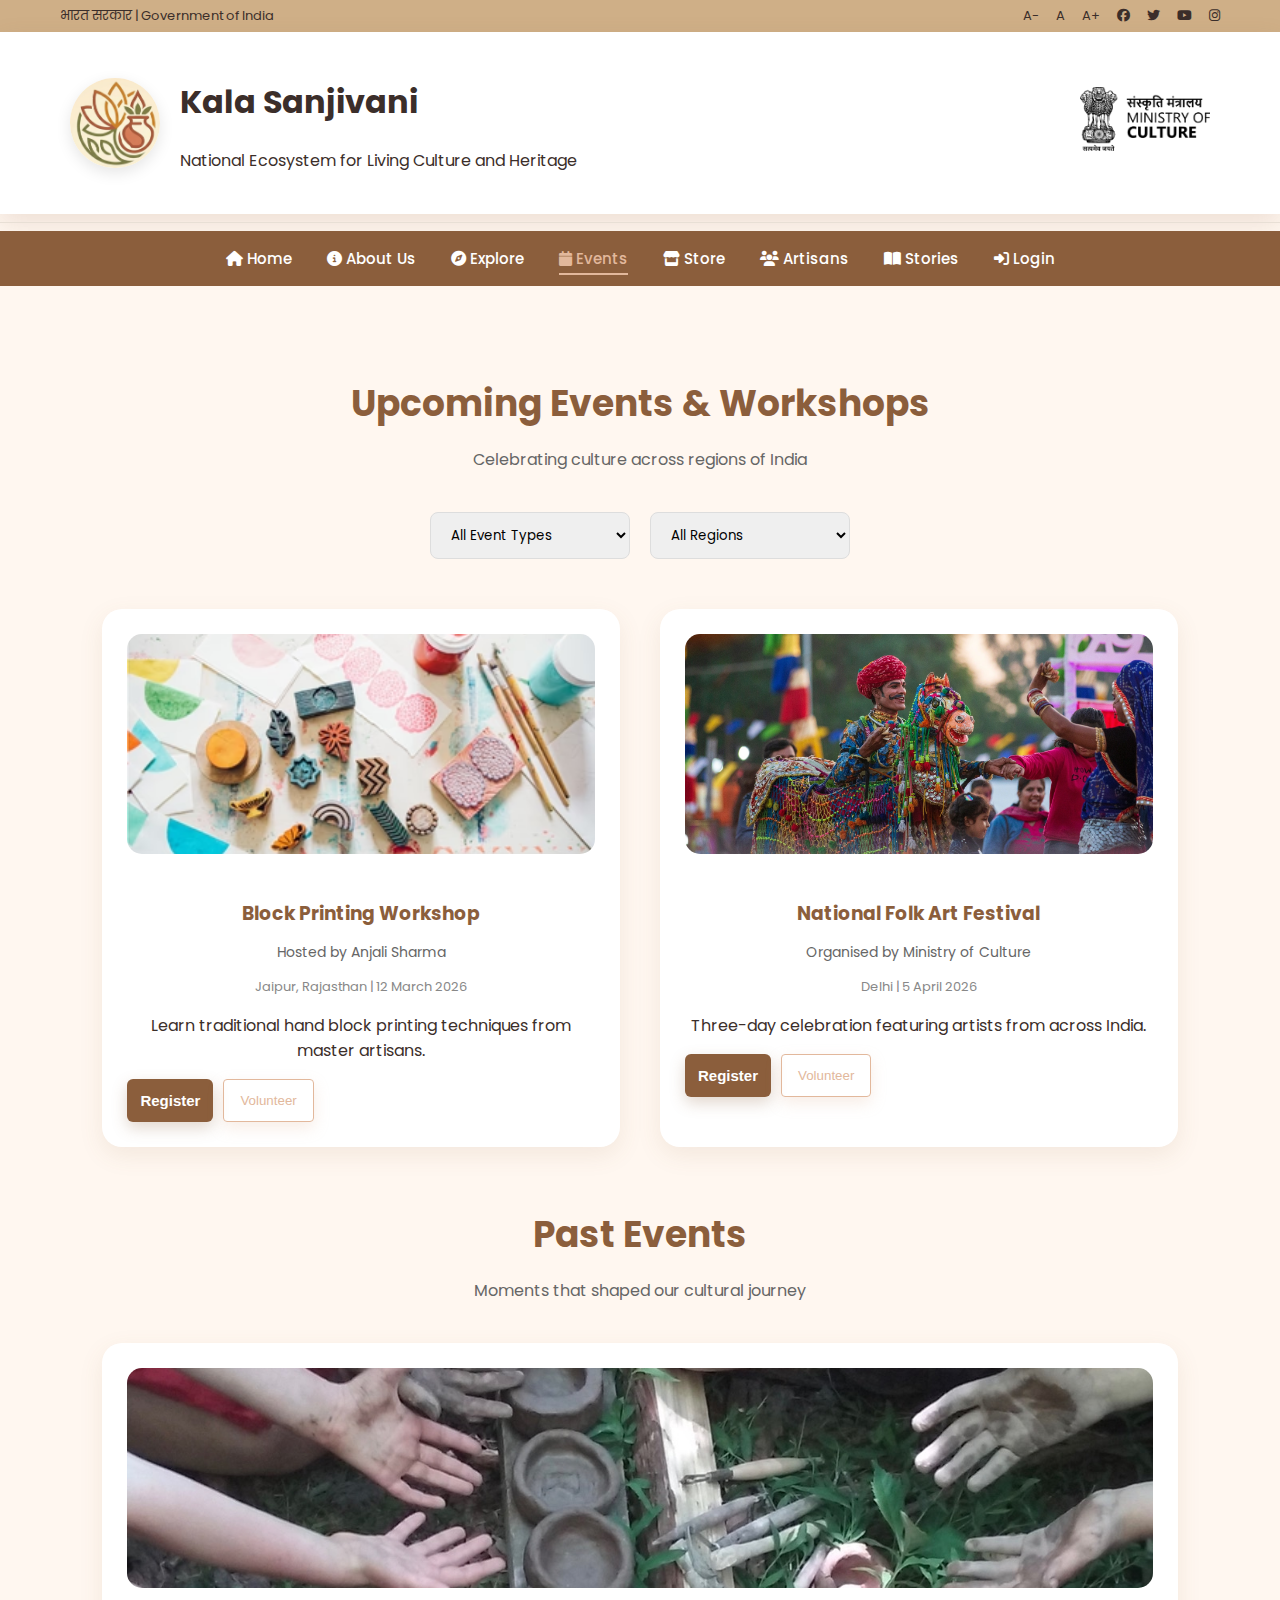
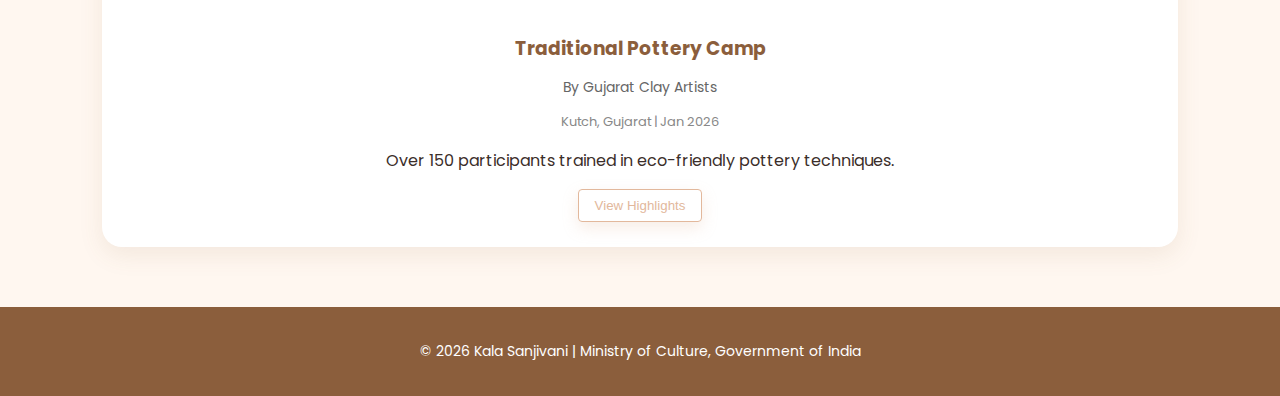
<file: events.html>
<!DOCTYPE html>
<html lang="en">
<head>
    <meta charset="UTF-8">
    <title>Events | Kala Sanjivani</title>

    <link rel="stylesheet" href="css/style.css">

    <link href="https://fonts.googleapis.com/css2?family=Poppins:wght@300;400;500;600&display=swap" rel="stylesheet">

    <link rel="stylesheet" href="https://cdnjs.cloudflare.com/ajax/libs/font-awesome/6.5.0/css/all.min.css">
</head>

<body>

<!-- ============================= -->
<!-- TOP BAR -->
<!-- ============================= -->
<div class="top-bar">
    <div class="top-left">
        भारत सरकार | Government of India
    </div>

    <div class="top-right">
        <span class="font-btn">A-</span>
        <span class="font-btn">A</span>
        <span class="font-btn">A+</span>

        <i class="fab fa-facebook"></i>
        <i class="fab fa-twitter"></i>
        <i class="fab fa-youtube"></i>
        <i class="fab fa-instagram"></i>
    </div>
</div>

<!-- LOGO BAR -->
<div class="logo-bar">
    <div class="logo-left">
        <img src="images/KSlogo.png" alt="Kala Sanjivani Logo" class="main-logo">

        <div class="title-section">
            <h1>Kala Sanjivani</h1>
            <p>National Ecosystem for Living Culture and Heritage</p>
        </div>
    </div>

    <div class="logo-right">
        <img src="images/Ministry_of_Culture_India.svg.png"
             alt="Ministry Logo"
             class="ministry-logo">
    </div>
</div>

<hr class="divider">

<!-- NAV BAR -->

<div class="nav-bar">
    <a href="index.html" class="active"><i class="fa fa-home"></i> Home</a>
    <a href="about.html"><i class="fa fa-info-circle"></i> About Us</a>
    <a href="explore.html"><i class="fa fa-compass"></i> Explore</a>
    <a href="events.html" class="active-link"><i class="fa fa-calendar"></i> Events</a>
    <a href="store.html"><i class="fa fa-store"></i> Store</a>
    <a href="dashboard-artisan.html"><i class="fa fa-users"></i> Artisans</a>
    <a href="#"><i class="fa fa-book-open"></i> Stories</a>
    <a href="login.html"><i class="fa fa-sign-in-alt"></i> Login</a>
</div>

<!-- ================= EVENTS SECTION ================= -->

<section class="events-section">

    <div class="store-header">
        <h2>Upcoming Events & Workshops</h2>
        <p>Celebrating culture across regions of India</p>
    </div>

    <!-- FILTERS -->
    <div class="store-filters">
        <select>
            <option>All Event Types</option>
            <option>Workshop</option>
            <option>Exhibition</option>
            <option>Festival</option>
        </select>

        <select>
            <option>All Regions</option>
            <option>North India</option>
            <option>West India</option>
            <option>South India</option>
        </select>
    </div>

    <!-- UPCOMING EVENTS -->
    <div class="store-grid">

        <!-- Event 1 -->
        <div class="product-card">
            <img src="images/Workshop.jpg" alt="Block Printing Workshop">
            <h3>Block Printing Workshop</h3>
            <p class="artisan">Hosted by Anjali Sharma</p>
            <p class="location">Jaipur, Rajasthan | 12 March 2026</p>
            <p>Learn traditional hand block printing techniques from master artisans.</p>

            <div class="event-buttons">
                <button class="btn-primary">Register</button>
                <button class="btn-secondary">Volunteer</button>
            </div>
        </div>

        <!-- Event 2 -->
        <div class="product-card">
            <img src="images/ArtFestival.png" alt="Folk Art Festival">
            <h3>National Folk Art Festival</h3>
            <p class="artisan">Organised by Ministry of Culture</p>
            <p class="location">Delhi | 5 April 2026</p>
            <p>Three-day celebration featuring artists from across India.</p>

            <div class="event-buttons">
                <button class="btn-primary">Register</button>
                <button class="btn-secondary">Volunteer</button>
            </div>
        </div>

    </div>

    <!-- PAST EVENTS -->
    <div class="store-header" style="margin-top:60px;">
        <h2>Past Events</h2>
        <p>Moments that shaped our cultural journey</p>
    </div>

    <div class="store-grid">

        <!-- Past Event -->
        <div class="product-card">
            <img src="images/Pottery.jpg" alt="Pottery Camp">
            <h3>Traditional Pottery Camp</h3>
            <p class="artisan">By Gujarat Clay Artists</p>
            <p class="location">Kutch, Gujarat | Jan 2026</p>
            <p>Over 150 participants trained in eco-friendly pottery techniques.</p>

            <button class="btn-secondary">View Highlights</button>
        </div>

    </div>

</section>

<!-- FOOTER -->
<footer class="footer-section">
    <p>&copy; 2026 Kala Sanjivani | Ministry of Culture, Government of India</p>
</footer>

</body>
</html>
</file>
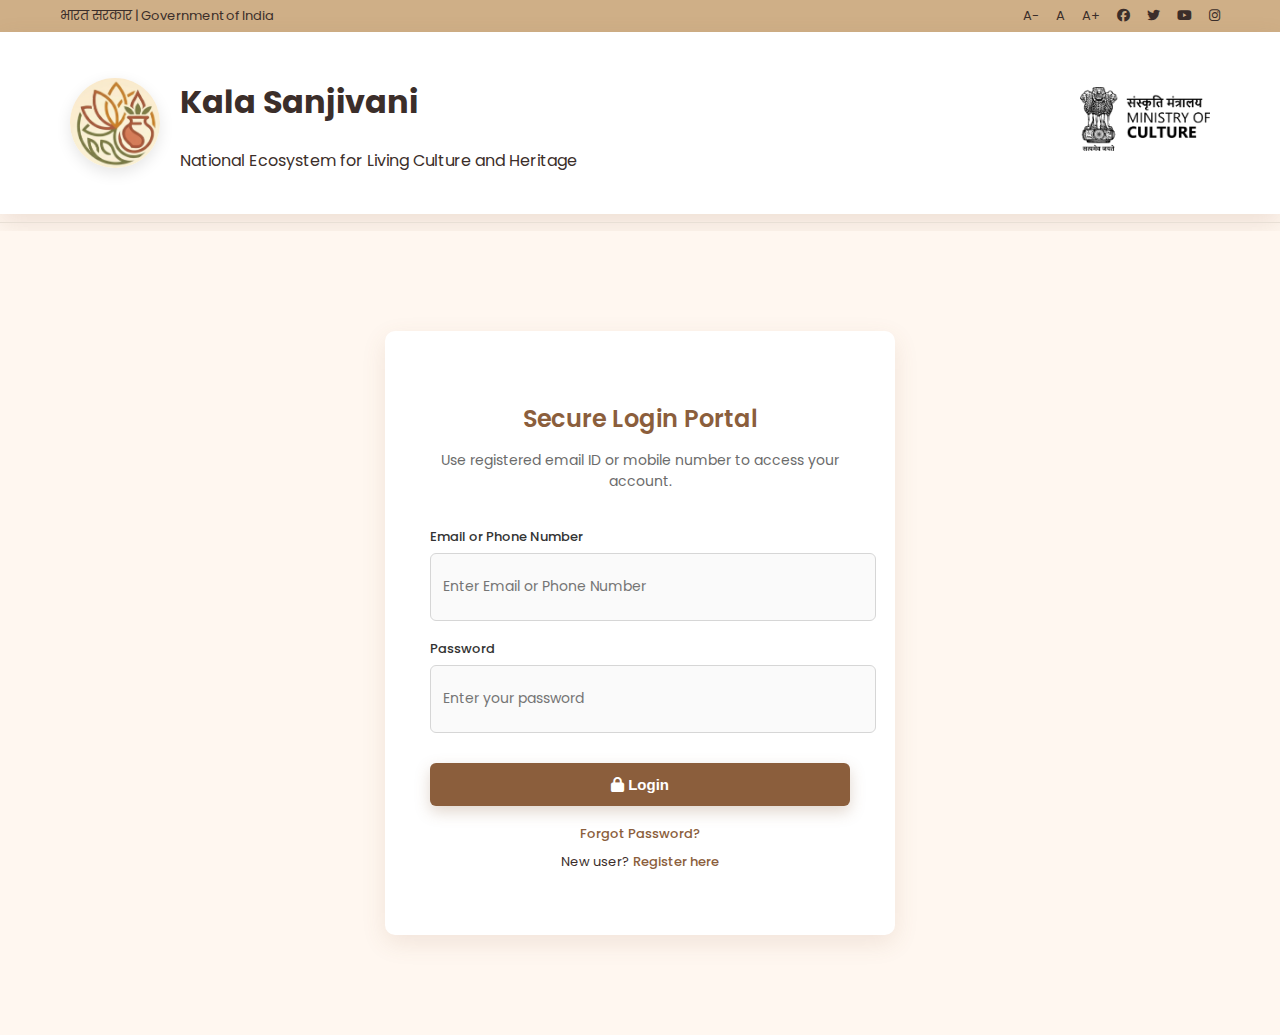
<file: login.html>
<!DOCTYPE html>
<html lang="en">
<head>
    <meta charset="UTF-8">
    <title>Secure Login | Kala Sanjivani</title>

    <link rel="stylesheet" href="css/style.css">

    <link href="https://fonts.googleapis.com/css2?family=Poppins:wght@300;400;500;600&display=swap" rel="stylesheet">

    <link rel="stylesheet" href="https://cdnjs.cloudflare.com/ajax/libs/font-awesome/6.5.0/css/all.min.css">
</head>

<body>

<!-- ============================= -->
<!-- TOP BAR -->
<!-- ============================= -->
<div class="top-bar">
    <div class="top-left">
        भारत सरकार | Government of India
    </div>

    <div class="top-right">
        <span class="font-btn">A-</span>
        <span class="font-btn">A</span>
        <span class="font-btn">A+</span>

        <i class="fab fa-facebook"></i>
        <i class="fab fa-twitter"></i>
        <i class="fab fa-youtube"></i>
        <i class="fab fa-instagram"></i>
    </div>
</div>

<!-- ============================= -->
<!-- LOGO BAR -->
<!-- ============================= -->
<div class="logo-bar">
    <div class="logo-left">
        <img src="images/KSlogo.png" 
             alt="Kala Sanjivani Logo" 
             class="main-logo">

        <div class="title-section">
            <h1>Kala Sanjivani</h1>
            <p>National Ecosystem for Living Culture and Heritage</p>
        </div>
    </div>

    <div class="logo-right">
        <img src="images/Ministry_of_Culture_India.svg.png" 
             alt="Ministry of Culture Logo" 
             class="ministry-logo">
    </div>
</div>

<hr class="divider">

<!-- ============================= -->
<!-- LOGIN SECTION -->
<!-- ============================= -->
<div class="login-section">

    <div class="login-card">

        <h2>Secure Login Portal</h2>
        <p class="login-subtext">
            Use registered email ID or mobile number to access your account.
        </p>


        <!-- Email -->
        <div class="form-group">
            <label for="identifier">Email or Phone Number</label>
            <input type="text" id="identifier" name="identifier" placeholder="Enter Email or Phone Number" required>
        </div>

        <!-- Password -->
        <div class="form-group">
            <label for="password">Password</label>
            <input type="password" id="password" placeholder="Enter your password" required>
        </div>

        <!-- Login Button -->
        <button class="btn-primary full-width">
            <i class="fa fa-lock"></i> Login
        </button>

        <div class="login-links">
            <a href="#">Forgot Password?</a>
        <p>
            New user? <a href="signup.html">Register here</a>
        </p>
        

    </div>

</div>

</body>
</html>
</file>
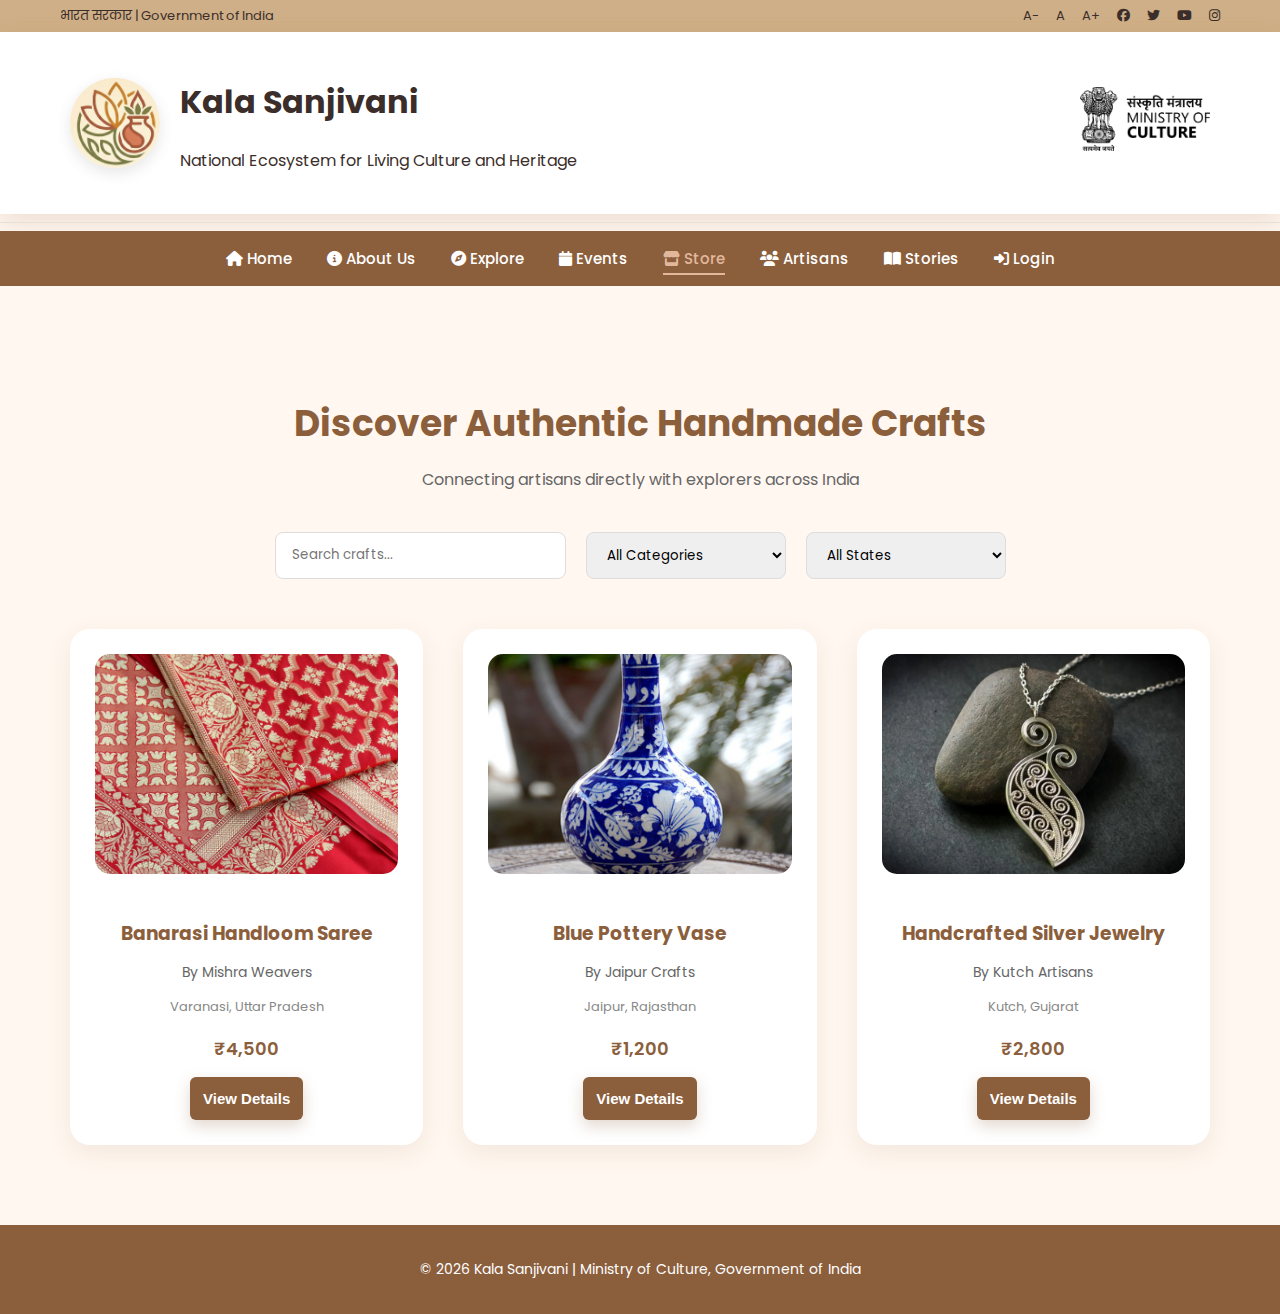
<file: store.html>
<!DOCTYPE html>
<html lang="en">
<head>
    <meta charset="UTF-8">
    <title>Store | Kala Sanjivani</title>

    <link rel="stylesheet" href="css/style.css">

    <link href="https://fonts.googleapis.com/css2?family=Poppins:wght@300;400;500;600&display=swap" rel="stylesheet">

    <link rel="stylesheet" href="https://cdnjs.cloudflare.com/ajax/libs/font-awesome/6.5.0/css/all.min.css">
</head>

<body>

<!-- ============================= -->
<!-- TOP BAR -->
<!-- ============================= -->
<div class="top-bar">
    <div class="top-left">
        भारत सरकार | Government of India
    </div>

    <div class="top-right">
        <span class="font-btn">A-</span>
        <span class="font-btn">A</span>
        <span class="font-btn">A+</span>

        <i class="fab fa-facebook"></i>
        <i class="fab fa-twitter"></i>
        <i class="fab fa-youtube"></i>
        <i class="fab fa-instagram"></i>
    </div>
</div>

<!-- ============================= -->
<!-- LOGO BAR -->
<!-- ============================= -->
<div class="logo-bar">
    <div class="logo-left">
        <img src="images/KSlogo.png" 
             alt="Kala Sanjivani Logo" 
             class="main-logo">

        <div class="title-section">
            <h1>Kala Sanjivani</h1>
            <p>National Ecosystem for Living Culture and Heritage</p>
        </div>
    </div>

    <div class="logo-right">
        <img src="images/Ministry_of_Culture_India.svg.png" 
             alt="Ministry of Culture Logo" 
             class="ministry-logo">
    </div>
</div>

<hr class="divider">

<!-- ============================= -->
<!-- NAV BAR -->
<!-- ============================= -->

<div class="nav-bar">
    <a href="index.html" class="active"><i class="fa fa-home"></i> Home</a>
    <a href="about.html"><i class="fa fa-info-circle"></i> About Us</a>
    <a href="explore.html"><i class="fa fa-compass"></i> Explore</a>
    <a href="events.html"><i class="fa fa-calendar"></i> Events</a>
    <a href="store.html" class="active-link"><i class="fa fa-store"></i> Store</a>
    <a href="dashboard-artisan.html"><i class="fa fa-users"></i> Artisans</a>
    <a href="#"><i class="fa fa-book-open"></i> Stories</a>
    <a href="login.html"><i class="fa fa-sign-in-alt"></i> Login</a>
</div>

<!-- ================= STORE SECTION ================= -->

<section class="store-section">

    <div class="store-header">
        <h2>Discover Authentic Handmade Crafts</h2>
        <p>Connecting artisans directly with explorers across India</p>
    </div>

    <div class="store-filters">
        <input type="text" placeholder="Search crafts...">
        
        <select>
            <option>All Categories</option>
            <option>Textiles</option>
            <option>Pottery</option>
            <option>Jewelry</option>
        </select>

        <select>
            <option>All States</option>
            <option>Uttar Pradesh</option>
            <option>Rajasthan</option>
            <option>Gujarat</option>
        </select>
    </div>

    <div class="store-grid">

        <!-- Product 1 -->
        <div class="product-card">
            <img src="images/Saree.jpg" alt="Banarasi Saree">
            <h3>Banarasi Handloom Saree</h3>
            <p class="artisan">By Mishra Weavers</p>
            <p class="location">Varanasi, Uttar Pradesh</p>
            <p class="price">₹4,500</p>
            <button class="btn-primary">View Details</button>
        </div>

        <!-- Product 2 -->
        <div class="product-card">
            <img src="images/Vase.jpg" alt="Blue Pottery">
            <h3>Blue Pottery Vase</h3>
            <p class="artisan">By Jaipur Crafts</p>
            <p class="location">Jaipur, Rajasthan</p>
            <p class="price">₹1,200</p>
            <button class="btn-primary">View Details</button>
        </div>

        <!-- Product 3 -->
        <div class="product-card">
            <img src="images/Jewelry.png" alt="Silver Jewelry">
            <h3>Handcrafted Silver Jewelry</h3>
            <p class="artisan">By Kutch Artisans</p>
            <p class="location">Kutch, Gujarat</p>
            <p class="price">₹2,800</p>
            <button class="btn-primary">View Details</button>
        </div>

    </div>
</section>

<!-- ================= FOOTER ================= -->

<footer class="footer-section">
    <p>&copy; 2026 Kala Sanjivani | Ministry of Culture, Government of India</p>
</footer>

</body>
</html>
</file>
<file: css/style.css>
:root {
    --primary: #8B5E3C;
    --secondary: #CFAF87;
    --background: #FFF7F0;
    --accent: #E2B89C;
    --text-dark: #3B2E2A;
}

body {
    margin: 0;
    font-family: 'Poppins', sans-serif;
    background: var(--background);
    color: var(--text-dark);
    font-size: 16px;
}

.top-bar {
    background: var(--secondary);
    padding: 6px 60px;
    display: flex;
    justify-content: space-between;
    align-items: center;
    font-size: 13px;
}

.top-right i,
.font-btn {
    margin-left: 14px;
    cursor: pointer;
    transition: all 0.3s ease;
}

.top-right i:hover,
.font-btn:hover {
    color: var(--primary);
    transform: scale(1.3) rotate(5deg);
}

.logo-bar {
    background: white;
    padding: 25px 70px;
    display: flex;
    justify-content: space-between;
    align-items: center;
    box-shadow: 0 10px 25px rgba(139,94,60,0.15);
}

.logo-left {
    display: flex;
    align-items: center;
}

.main-logo {
    width: 90px;
    height: auto;
    margin-right: 20px;
    border-radius: 50%;
    transition: all 0.4s ease;
    box-shadow: 0 5px 15px rgba(0,0,0,0.1);
}

.main-logo:hover {
    transform: scale(1.1) rotate(5deg);
    box-shadow: 0 10px 25px rgba(139,94,60,0.3);
}

.ministry-logo {
    width: 130px;
    height: auto;
    transition: all 0.4s ease;
}

.ministry-logo:hover {
    transform: scale(1.08);
}

.nav-bar {
    background: var(--primary);
    padding: 16px 0;
    display: flex;
    justify-content: center;
    align-items: center;
    gap: 35px;
    flex-wrap: wrap;
}

.nav-bar a {
    color: white;
    text-decoration: none;
    font-size: 15px;
    font-weight: 500;
    position: relative;
    transition: all 0.3s ease;
}

.nav-bar a:hover {
    color: var(--accent);
    transform: scale(1.1);
}

.nav-bar a::after {
    content: "";
    position: absolute;
    width: 0%;
    height: 2px;
    bottom: -5px;
    left: 0;
    background: var(--accent);
    transition: width 0.3s ease;
}

.nav-bar a:hover::after {
    width: 100%;
}

.search-section {
    padding: 35px;
    display: flex;
    justify-content: center;
}

.search-box {
    width: 60%;
    display: flex;
    border-radius: 40px;
    overflow: hidden;
    background: linear-gradient(145deg, var(--secondary), var(--accent));
    box-shadow: 0 10px 30px rgba(139,94,60,0.15);
    transition: all 0.4s ease;
}

.search-box:hover {
    transform: scale(1.02);
}

.search-box input {
    flex: 1;
    padding: 14px 20px;
    border: none;
    outline: none;
    font-size: 14px;
    background: white;
    border-radius: 40px 0 0 40px;
}

.search-box button {
    background: var(--accent);
    border: none;
    padding: 0 25px;
    cursor: pointer;
    transition: all 0.3s ease;
    border-radius: 0 40px 40px 0;
}

.search-box button:hover {
    background: var(--primary);
    color: white;
    transform: scale(1.05);
}

.carousel {
    position: relative;
    width: 100%;
    height: 500px;
    overflow: hidden;
}

.fade-slide {
    position: absolute;
    width: 100%;
    height: 100%;
    opacity: 0;
    transition: opacity 1.5s ease-in-out;
    display: flex;
    justify-content: center;
    align-items: flex-end; 
}

.fade-slide.active {
    opacity: 1;
}

.fade-slide img {
    width: 100%;
    height: 100%;
    object-fit: cover;
}

.carousel-quote {
    position: absolute;
    bottom: 20px;          
    left: 50%;
    transform: translateX(-50%);
    color: #fff;
    font-style: italic;
    font-size: 1.2rem;
    text-align: center;
    background: rgba(0, 0, 0, 0.4); 
    padding: 5px 15px;
    border-radius: 5px;
    max-width: 80%;
}


.initiative-section {
    text-align: center;
    padding: 100px 20px;
    background: white;
}

.initiative-tag {
    background: var(--secondary);
    color: var(--text-dark);
    font-weight: 600;
    margin-bottom: 10px;
    padding: 8px 15px;
    border-radius: 25px;
    display: inline-block;
    transition: all 0.3s ease;
}

.initiative-tag:hover {
    background: var(--accent);
    transform: scale(1.05);
}

.initiative-section h2 {
    font-size: 38px;
    margin-bottom: 10px;
    color: var(--primary);
    transition: all 0.3s ease;
}

.initiative-section h2:hover {
    color: var(--accent);
    transform: scale(1.02);
}

.initiative-section h3 {
    font-weight: 400;
    margin-bottom: 20px;
    transition: all 0.3s ease;
}

.initiative-section h3:hover {
    color: var(--accent);
    transform: scale(1.01);
}

.description {
    max-width: 750px;
    margin: 20px auto;
    color: #555;
    line-height: 1.7;
}

.buttons {
    margin-top: 30px;
}

.buttons button {
    margin: 10px;
    padding: 14px 28px;
    border-radius: 35px;
    border: none;
    cursor: pointer;
    font-weight: 500;
    transition: all 0.4s ease;
}

.btn-primary {
    background: var(--primary);
    color: white;
    box-shadow: 0 6px 15px rgba(139,94,60,0.25);
}

.btn-primary:hover {
    background: var(--accent);
    transform: translateY(-4px) scale(1.05);
}

.btn-secondary {
    background: var(--accent);
    color: #3B2E2A;
    box-shadow: 0 6px 15px rgba(226,184,156,0.25);
}

.btn-secondary:hover {
    background: var(--primary);
    color: white;
    transform: translateY(-4px) scale(1.05);
}

/* ========================= DIVIDER ========================= */
.divider {
    border: none;
    height: 1px;
    background-color: #e8dfd5;
}

/* ========================= LOGIN SECTION ========================= */
.login-section {
    display: flex;
    justify-content: center;
    align-items: center;
    padding: 100px 20px;
    background: var(--background); /* Same as homepage */
}

.login-card {
    background: #ffffff;
    position: relative;
    padding: 50px 45px;
    width: 420px;
    border-radius: 10px;
    border-top: 5px solid var (--primary);
    box-shadow: 0 8px 24px rgba(139,94,60,0.12);
    text-align: center;
    transition: all 0.25s ease;
}

.login-card:hover {
    transform: translateY(-3px);
}

.login-card h2 {
    margin-bottom: 8px;
    color: var(--primary);
    font-weight: 600;
}

.login-subtext {
    font-size: 14px;
    color: #6b6b6b;
    margin-bottom: 35px;
}

.close-btn {
    position: absolute;
    top: 15px;
    right: 18px;
    font-size: 20px;
    color: #555;
    text-decoration: none;
    transition: 0.3s ease;
}

.close-btn:hover {
    color: #c0392b;
    transform: scale(1.1);
}

/* ========================= FORM GROUP ========================= */
.form-group {
    text-align: left;
    margin-bottom: 18px;
}

.form-group label {
    font-size: 13px;
    display: block;
    margin-bottom: 6px;
    font-weight: 500;
    color: #333;
}

.form-group select,
.form-group input {
    width: 100%;
    height: 44px;
    padding: 11px 12px;
    border-radius: 6px;
    border: 1px solid #d6d6d6;
    font-family: 'Poppins', sans-serif;
    font-size: 14px;
    transition: all 0.25s ease;
    background-color: #fafafa;
}

.form-group select:focus,
.form-group input:focus {
    border-color: var(--primary);
    background-color: #ffffff;
    outline: none;
    box-shadow: 0 0 0 2px rgba(139,94,60,0.15);
}

/* ========================= BUTTON ========================= */
.btn-primary {
    background-color: var(--primary);
    color: #ffffff;
    border: none;
    padding: 13px;
    font-size: 15px;
    font-weight: 600;
    border-radius: 6px;
    cursor: pointer;
    transition: background-color 0.25s ease, transform 0.1s ease;
}

.btn-primary:hover {
    background-color: #744b2b; 
}

.btn-primary:active {
    transform: scale(0.98);
}

.full-width {
    width: 100%;
    margin-top: 12px;
}

.login-links {
    margin-top: 18px;
    font-size: 13px;
}

.login-links a {
    color: var(--primary);
    text-decoration: none;
    font-weight: 500;
}

.login-links a:hover {
    text-decoration: underline;
}

.login-links p {
    margin-top: 8px;
}
.footer-section {
    text-align: center;
    background: var(--primary);
    color: white;
    padding: 20px;
    font-size: 14px;
}

/* RESPONSIVE */
@media (max-width: 768px) {
    .logo-bar, .top-bar {
        flex-direction: column;
        text-align: center;
        padding: 15px;
    }
    .nav-bar {
        flex-direction: column;
        gap: 15px;
    }
    .search-box {
        width: 90%;
    }
    .carousel {
        height: 300px;
    }
}
/* ================= NEW IMPACT SECTION ================= */

.impact-section-new {
    display: flex;
    justify-content: space-between;
    align-items: center;
    padding: 100px 70px;
    background: #f7f3ef; /* soft neutral */
    gap: 60px;
}

.impact-left-new {
    flex: 1;
}

.impact-left-new h2 {
    font-size: 36px;
    color: var(--primary);
    margin-bottom: 20px;
}

.impact-intro {
    color: #555;
    margin-bottom: 40px;
    max-width: 600px;
    line-height: 1.7;
}

.impact-objectives {
    display: flex;
    flex-direction: column;
    gap: 25px;
}

.objective-item {
    display: flex;
    align-items: flex-start;
    gap: 20px;
}

.objective-item i {
    font-size: 22px;
    color: var(--primary);
    margin-top: 5px;
}

.objective-item h4 {
    margin-bottom: 5px;
    color: var(--text-dark);
}

.objective-item p {
    font-size: 14px;
    color: #666;
}


/* RIGHT STAT CARD */

.impact-right-new {
    flex: 1;
    background: #e9dfd5; 
    padding: 50px;
    border-radius: 20px;
}

.impact-right-new h3 {
    color: var(--primary);
    margin-bottom: 30px;
}

.stats-grid-new {
    display: grid;
    grid-template-columns: repeat(2, 1fr);
    gap: 30px;
}

.stat-box h2 {
    color: var(--primary);
    font-size: 32px;
    margin-bottom: 5px;
}

.stat-box p {
    color: #5a4a42;
}


/* Responsive */

@media (max-width: 1024px) {
    .impact-section-new {
        flex-direction: column;
        padding: 70px 20px;
    }

    .impact-right-new {
        width: 100%;
    }
}
/* ================= STAKEHOLDERS SECTION ================= */

.stakeholders-section {
    padding: 100px 70px;
    background: white;
    text-align: center;
}

.stakeholders-title {
    font-size: 38px;
    color: var(--primary);
    margin-bottom: 10px;
}

.stakeholders-subtitle {
    max-width: 700px;
    margin: 0 auto 60px auto;
    color: #666;
}

.stakeholders-grid {
    display: grid;
    grid-template-columns: repeat(4, 1fr);
    gap: 30px;
}

.stakeholder-card {
    background: #fffaf5;
    padding: 35px 25px;
    border-radius: 25px;
    box-shadow: 0 10px 30px rgba(0,0,0,0.07);
    transition: all 0.4s ease;
    position: relative;
    overflow: hidden;
}

.stakeholder-card:hover {
    transform: translateY(-10px);
    box-shadow: 0 20px 40px rgba(0,0,0,0.12);
}

.stakeholder-icon {
    font-size: 45px;
    color: var(--primary);
    margin-bottom: 20px;
    transition: all 0.3s ease;
}

.stakeholder-card:hover .stakeholder-icon {
    color: var(--accent);
    transform: scale(1.2) rotate(5deg);
}

.stakeholder-card h3 {
    margin-bottom: 15px;
    color: var(--primary);
}

.stakeholder-card p {
    font-size: 14px;
    color: #555;
    margin-bottom: 25px;
}

.stakeholder-btn {
    display: inline-block;
    padding: 10px 20px;
    border-radius: 25px;
    background: var(--primary);
    color: white;
    text-decoration: none;
    transition: all 0.3s ease;
}

.stakeholder-btn:hover {
    background: var(--accent);
    transform: scale(1.05);
}

/* Responsive */
@media (max-width: 1024px) {
    .stakeholders-grid {
        grid-template-columns: repeat(2, 1fr);
    }
}

@media (max-width: 600px) {
    .stakeholders-grid {
        grid-template-columns: 1fr;
    }
}
/* ================= MINISTRY SECTION ================= */

.ministry-section {
    padding: 80px 20px;
    background: #f5f3f2;
    text-align: center;
}

.ministry-title {
    font-size: 36px;
    color: var(--primary);
    margin-bottom: 20px;
}

.ministry-description {
    max-width: 800px;
    margin: 0 auto 50px auto;
    line-height: 1.7;
    color: #555;
}

.minister-container {
    position: relative;
    display: flex;
    flex-direction: column;
    align-items: center;
    gap: 40px;
}

.minister-card {
    background: white;
    padding: 20px 40px;
    border-radius: 20px;
    box-shadow: 0 10px 25px rgba(0,0,0,0.1);
    cursor: pointer;
    transition: 0.4s ease;
    width: 420px;
}

.minister-card:hover {
    transform: translateY(-8px);
}

.minister-card img {
    width: 140px;
    height: 140px;
    border-radius: 50%;
    object-fit: cover;
    margin-bottom: 10px;
    border: 4px solid var(--primary);
}

.minister-card h4 {
    color: #8B0000;
    margin-bottom: 3px;
}

.vertical-line {
    width: 2px;
    height: 60px;
    background: #cfaeae;
}

/* ================= MODAL ================= */

.modal {
    display: none;
    position: fixed;
    z-index: 999;
    left: 0;
    top: 0;
    width: 100%;
    height: 100%;
    background: rgba(0,0,0,0.5);
}

.modal-content {
    background: white;
    width: 60%;
    max-width: 700px;
    margin: 5% auto;
    padding: 40px;
    border-radius: 15px;
    text-align: center;
    position: relative;
    animation: fadeIn 0.4s ease;
}

.close-btn {
    position: absolute;
    right: 20px;
    top: 15px;
    font-size: 28px;
    cursor: pointer;
}

.modal-content img {
    width: 160px;
    border-radius: 50%;
    border: 3px solid #8B0000;
    margin-bottom: 20px;
}

.modal-content h2 {
    margin-bottom: 15px;
}

.modal-content p {
    margin: 8px 0;
    color: #444;
}

@keyframes fadeIn {
    from {opacity: 0; transform: scale(0.9);}
    to {opacity: 1; transform: scale(1);}
}

/* ================= STORE SECTION ================= */

.store-section {
    padding: 80px 70px;
    background: var(--background);
}

.store-header {
    text-align: center;
    margin-bottom: 40px;
}

.store-header h2 {
    font-size: 36px;
    color: var(--primary);
    margin-bottom: 10px;
}

.store-header p {
    color: #666;
}

.store-filters {
    display: flex;
    justify-content: center;
    gap: 20px;
    margin-bottom: 50px;
    flex-wrap: wrap;
}

.store-filters input,
.store-filters select {
    padding: 12px 16px;
    border-radius: 8px;
    border: 1px solid #ddd;
    font-family: 'Poppins', sans-serif;
    min-width: 200px;
    transition: all 0.3s ease;
}

.store-filters input:focus,
.store-filters select:focus {
    border-color: var(--primary);
    outline: none;
    box-shadow: 0 0 0 2px rgba(139,94,60,0.15);
}

.store-grid {
    display: grid;
    grid-template-columns: repeat(auto-fit, minmax(280px, 1fr));
    gap: 40px;
}

.product-card {
    background: white;
    border-radius: 20px;
    padding: 25px;
    box-shadow: 0 8px 25px rgba(139,94,60,0.1);
    transition: all 0.4s ease;
    text-align: center;
}

.product-card:hover {
    transform: translateY(-8px);
    box-shadow: 0 15px 35px rgba(139,94,60,0.2);
}

.product-card img {
    width: 100%;
    height: 220px;
    object-fit: cover;
    border-radius: 15px;
    margin-bottom: 20px;
}

.product-card h3 {
    color: var(--primary);
    margin-bottom: 8px;
}

.artisan {
    font-size: 14px;
    color: #666;
}

.location {
    font-size: 13px;
    color: #888;
    margin-bottom: 10px;
}

.price {
    font-weight: 600;
    color: var(--primary);
    margin-bottom: 15px;
    font-size: 18px;
}

/* Responsive */
@media (max-width: 768px) {
    .store-section {
        padding: 60px 20px;
    }
}

.nav-bar .active-link {
    color: var(--accent);
}

.nav-bar .active-link::after {
    width: 100%;
}

/* ================= EVENT PAGE ================= */

.events-section {
    padding: 60px 8%;
}

.event-buttons {
    margin-top: 15px;
    display: flex;
    gap: 10px;
}

.btn-secondary {
    background-color: transparent;
    border: 1px solid var(--accent);
    color: var(--accent);
    padding: 8px 16px;
    border-radius: 4px;
    cursor: pointer;
}

.btn-secondary:hover {
    background-color: var(--accent);
    color: white;
}
</file>
